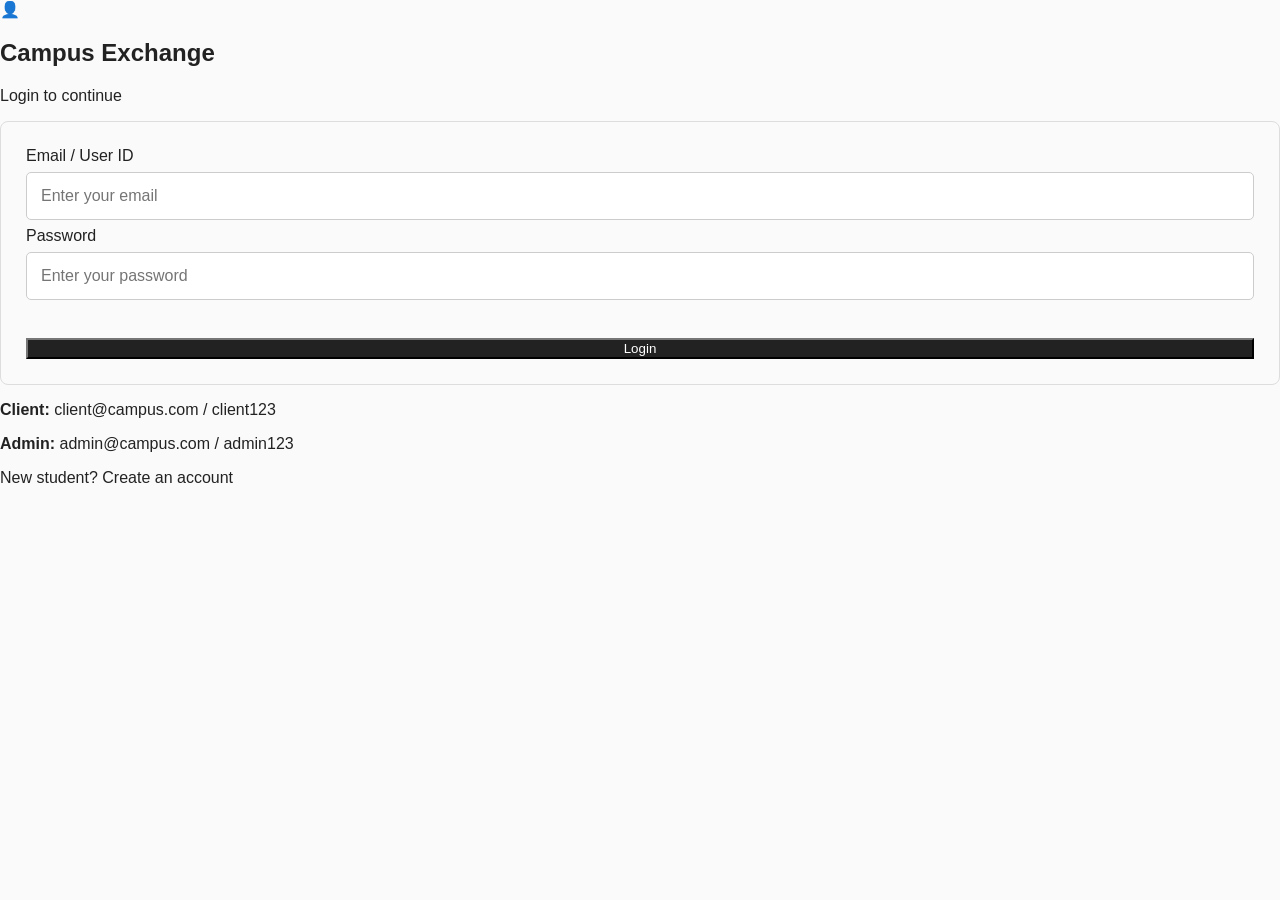
<file: index.html>
<!DOCTYPE html>
<html lang="en">
<head>
  <meta charset="UTF-8">
  <meta name="viewport" content="width=device-width, initial-scale=1.0">
  <title>Campus Exchange</title>
  <meta http-equiv="refresh" content="0; url=login.html">
</head>
<body><p>Opening Campus Exchange login...</p><a href="login.html">Open login page</a></body>
</html>
</file>
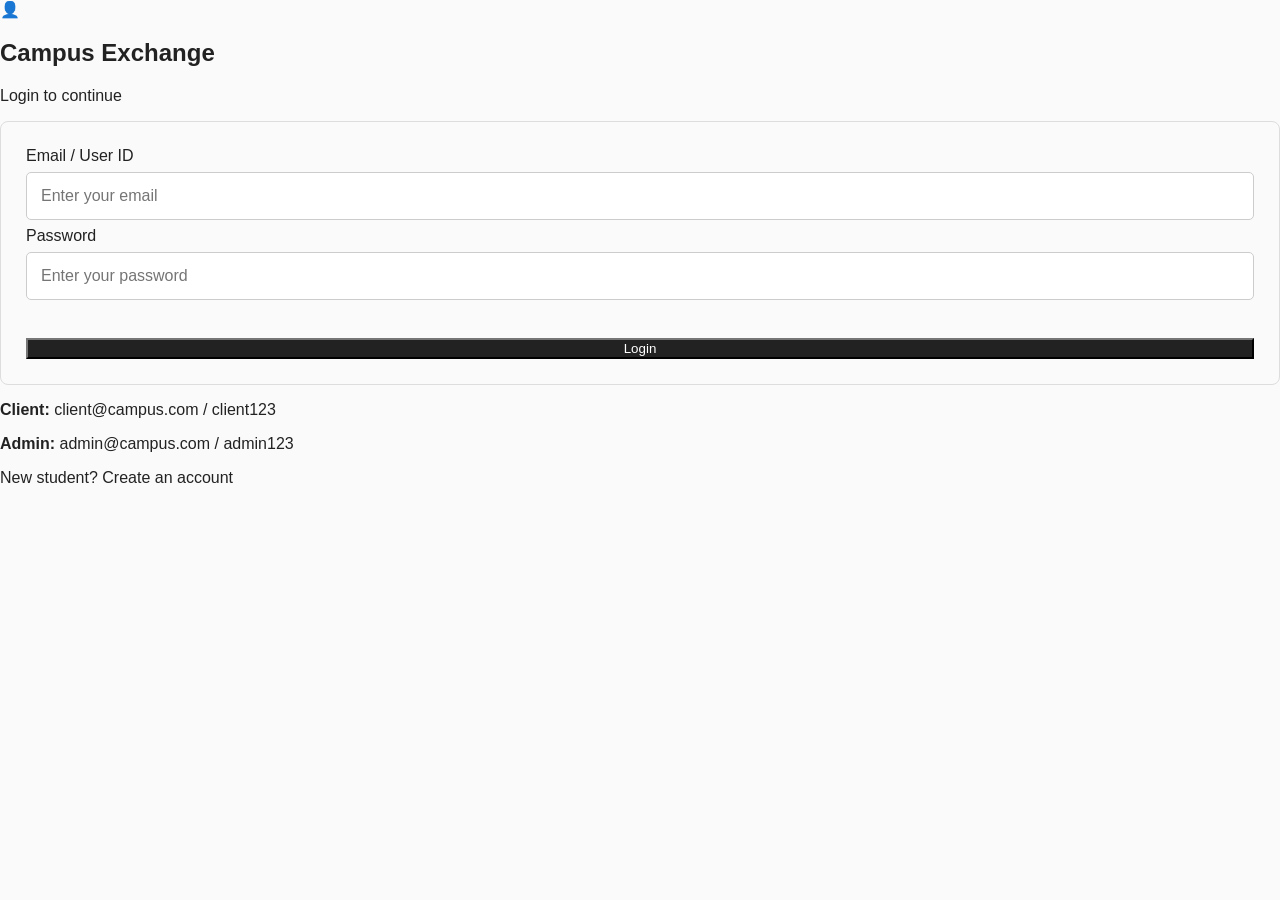
<file: login.html>
<!DOCTYPE html>
<html lang="en">
<head>
  <meta charset="UTF-8">
  <meta name="viewport" content="width=device-width, initial-scale=1.0">
  <title>Campus Exchange - Login</title>
  <link rel="stylesheet" href="Client%20Side%20Web%20pages/client.css">
</head>
<body class="login-page">
  <main class="login-wrapper">
    <section class="login-card">
      <div class="login-logo">👤</div>
      <h1>Campus Exchange</h1>
      <p class="login-subtitle">Login to continue</p>
      <form id="loginForm">
        <label for="email">Email / User ID</label>
        <input id="email" type="text" placeholder="Enter your email" required>
        <label for="password">Password</label>
        <input id="password" type="password" placeholder="Enter your password" required>
        <p id="loginMessage" class="login-message"></p>
        <button class="dark-button full-button" type="submit">Login</button>
      </form>
      <p class="demo-help"><b>Client:</b> client@campus.com / client123</p>
      <p class="demo-help"><b>Admin:</b> admin@campus.com / admin123</p>
      <p>New student? <a href="Client%20Side%20Web%20pages/client.html#signup">Create an account</a></p>
    </section>
  </main>
  <script src="login.js"></script>
</body>
</html>
</file>
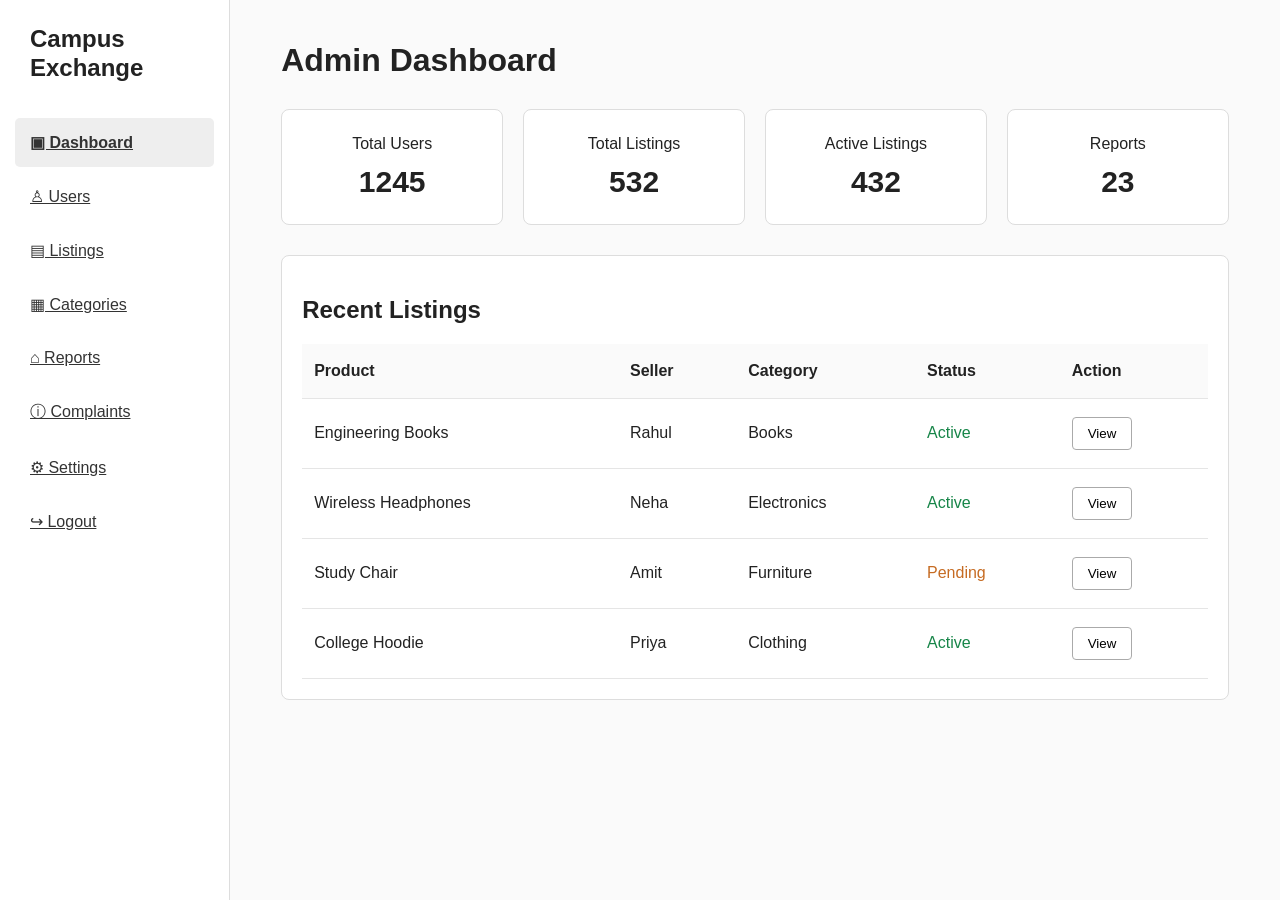
<file: Admin/admin.html>
<!DOCTYPE html>
<html lang="en">
  <head>
    <meta charset="UTF-8">
    <meta name="viewport" content="width=device-width, initial-scale=1.0">
    <title>Campus Exchange - Admin</title>
    <link rel="stylesheet" href="admin.css">
  </head>
  <body>
    <div class="admin-layout">
      <aside>
        <h2>Campus<br>Exchange</h2>
      <a class="active" href="#dashboard">▣ Dashboard</a>
      <a href="#users">♙ Users</a>
      <a href="#listings">▤ Listings</a>
      <a href="#categories">▦ Categories</a>
      <a href="#reports">⌂ Reports</a>
      <a href="#complaints">ⓘ Complaints</a>
      <a href="#settings">⚙ Settings</a>
      <a href="../login.html">↪ Logout</a>
      </aside>
      <main>
        <h1>Admin Dashboard</h1>
        <div class="stats">
          <div>
            <span>Total Users</span>
            <b>1245</b>
          </div>
          <div>
            <span>Total Listings</span>
            <b>532</b>
          </div>
          <div>
            <span>Active Listings</span>
            <b>432</b>
          </div>
          <div>
            <span>Reports</span>
            <b>23</b>
          </div>
        </div>
        <section>
          <h2>Recent Listings</h2>
          <table>
            <thead>
              <tr>
                <th>Product</th>
                <th>Seller</th>
                <th>Category</th>
                <th>Status</th>
                <th>Action</th>
              </tr>
            </thead>
            <tbody>
              <tr>
                <td>Engineering Books</td>
                <td>Rahul</td>
                <td>Books</td>
                <td class="active-text">Active</td>
                <td>
                <button>View</button>
                </td>
              </tr>
              <tr>
                <td>Wireless Headphones</td>
                <td>Neha</td>
                <td>Electronics</td>
                <td class="active-text">Active</td>
                <td>
                <button>View</button>
                </td>
              </tr>
              <tr>
                <td>Study Chair</td>
                <td>Amit</td>
                <td>Furniture</td>
                <td class="pending-text">Pending</td>
                <td>
                <button>View</button>
                </td>
              </tr>
              <tr>
                <td>College Hoodie</td>
                <td>Priya</td>
                <td>Clothing</td>
                <td class="active-text">Active</td>
                <td>
                <button>View</button>
                </td>
              </tr>
            </tbody>
          </table>
        </section>
        <section id="users-panel" class="admin-panel" hidden>
          <h2>Demo Users</h2>
          <table>
            <thead><tr><th>Name</th><th>Email</th><th>Student ID</th><th>Campus</th><th>Status</th></tr></thead>
            <tbody>
              <tr><td>Rahul Sharma</td><td>rahul@college.edu.in</td><td>STU1001</td><td>Main Campus</td><td class="active-text">Active</td></tr>
              <tr><td>Neha Iyer</td><td>neha@college.edu.in</td><td>STU1002</td><td>Main Campus</td><td class="active-text">Active</td></tr>
              <tr><td>Amit Verma</td><td>amit@college.edu.in</td><td>STU1003</td><td>North Campus</td><td class="pending-text">Pending</td></tr>
              <tr><td>Priya Singh</td><td>priya@college.edu.in</td><td>STU1004</td><td>Main Campus</td><td class="active-text">Active</td></tr>
            </tbody>
          </table>
        </section>
      </main>
    </div>
  </body>
  <script src="admin.js"></script>
</html>
</file>
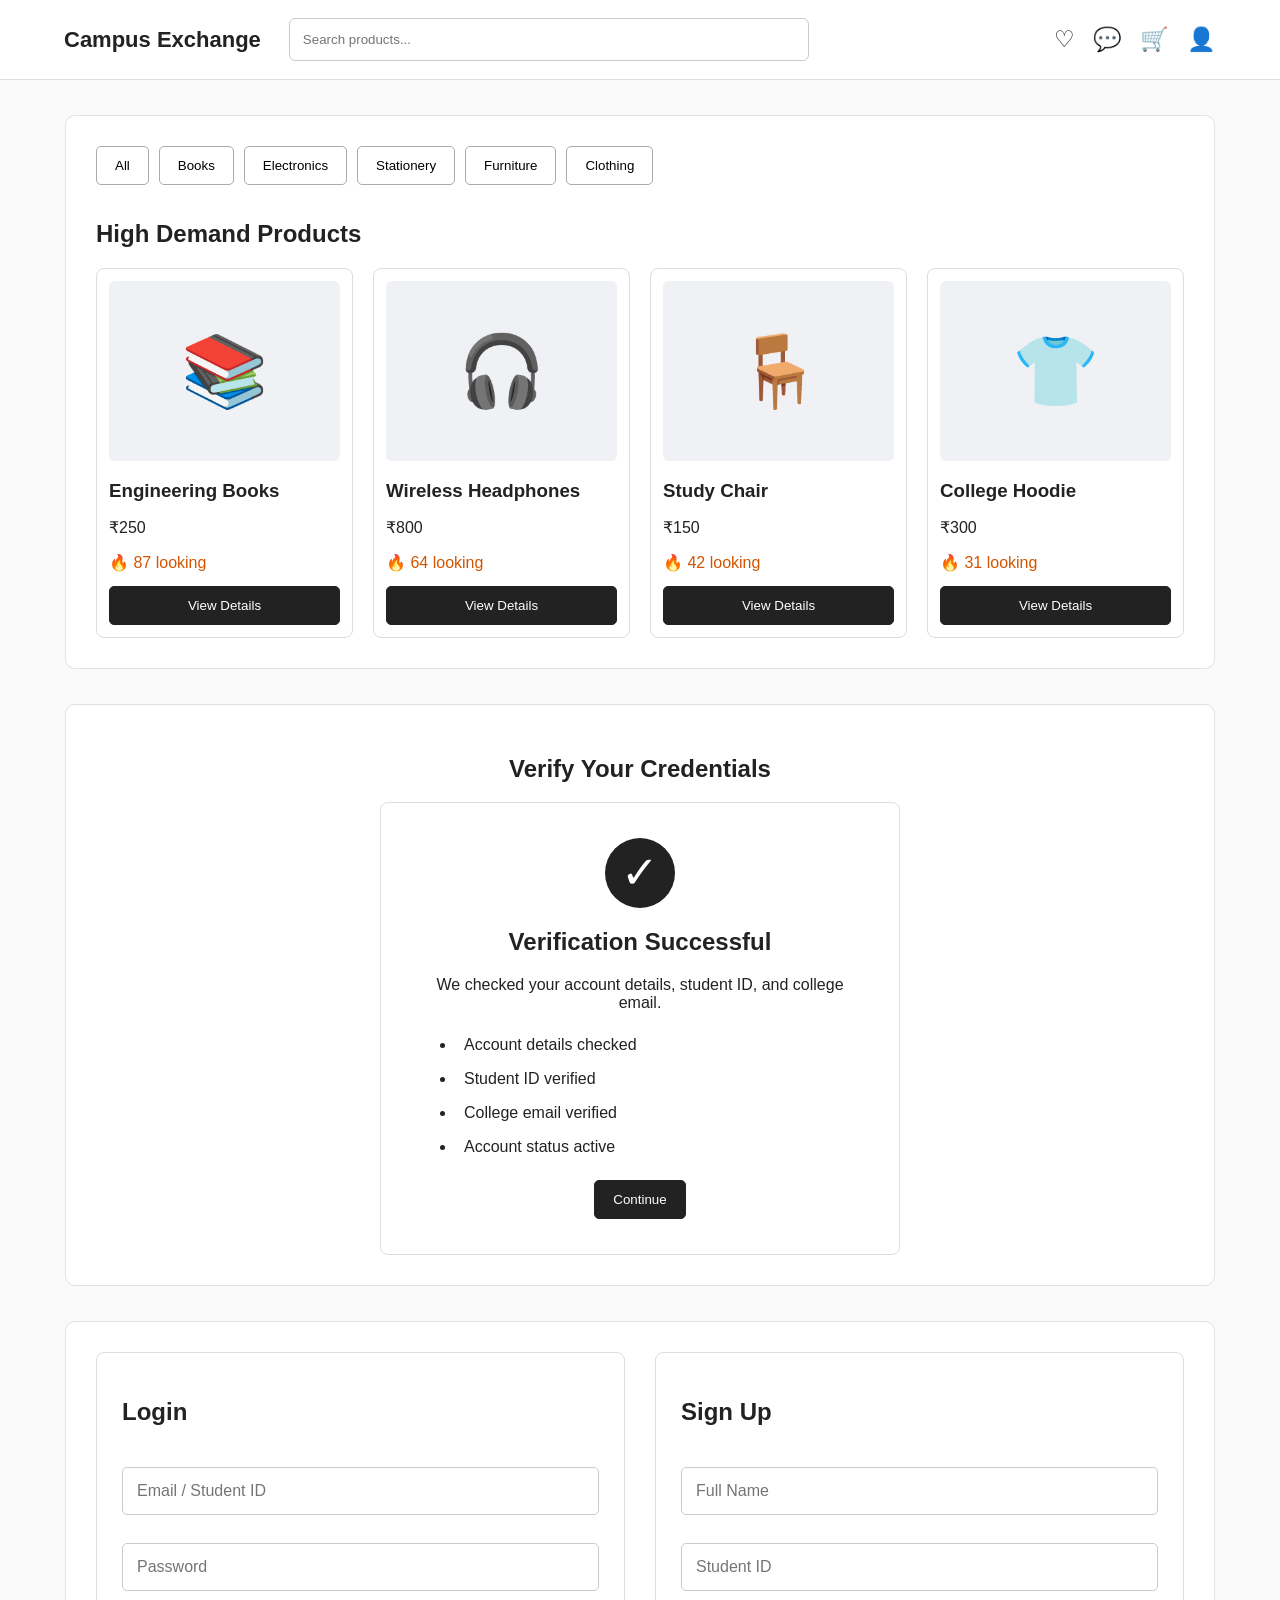
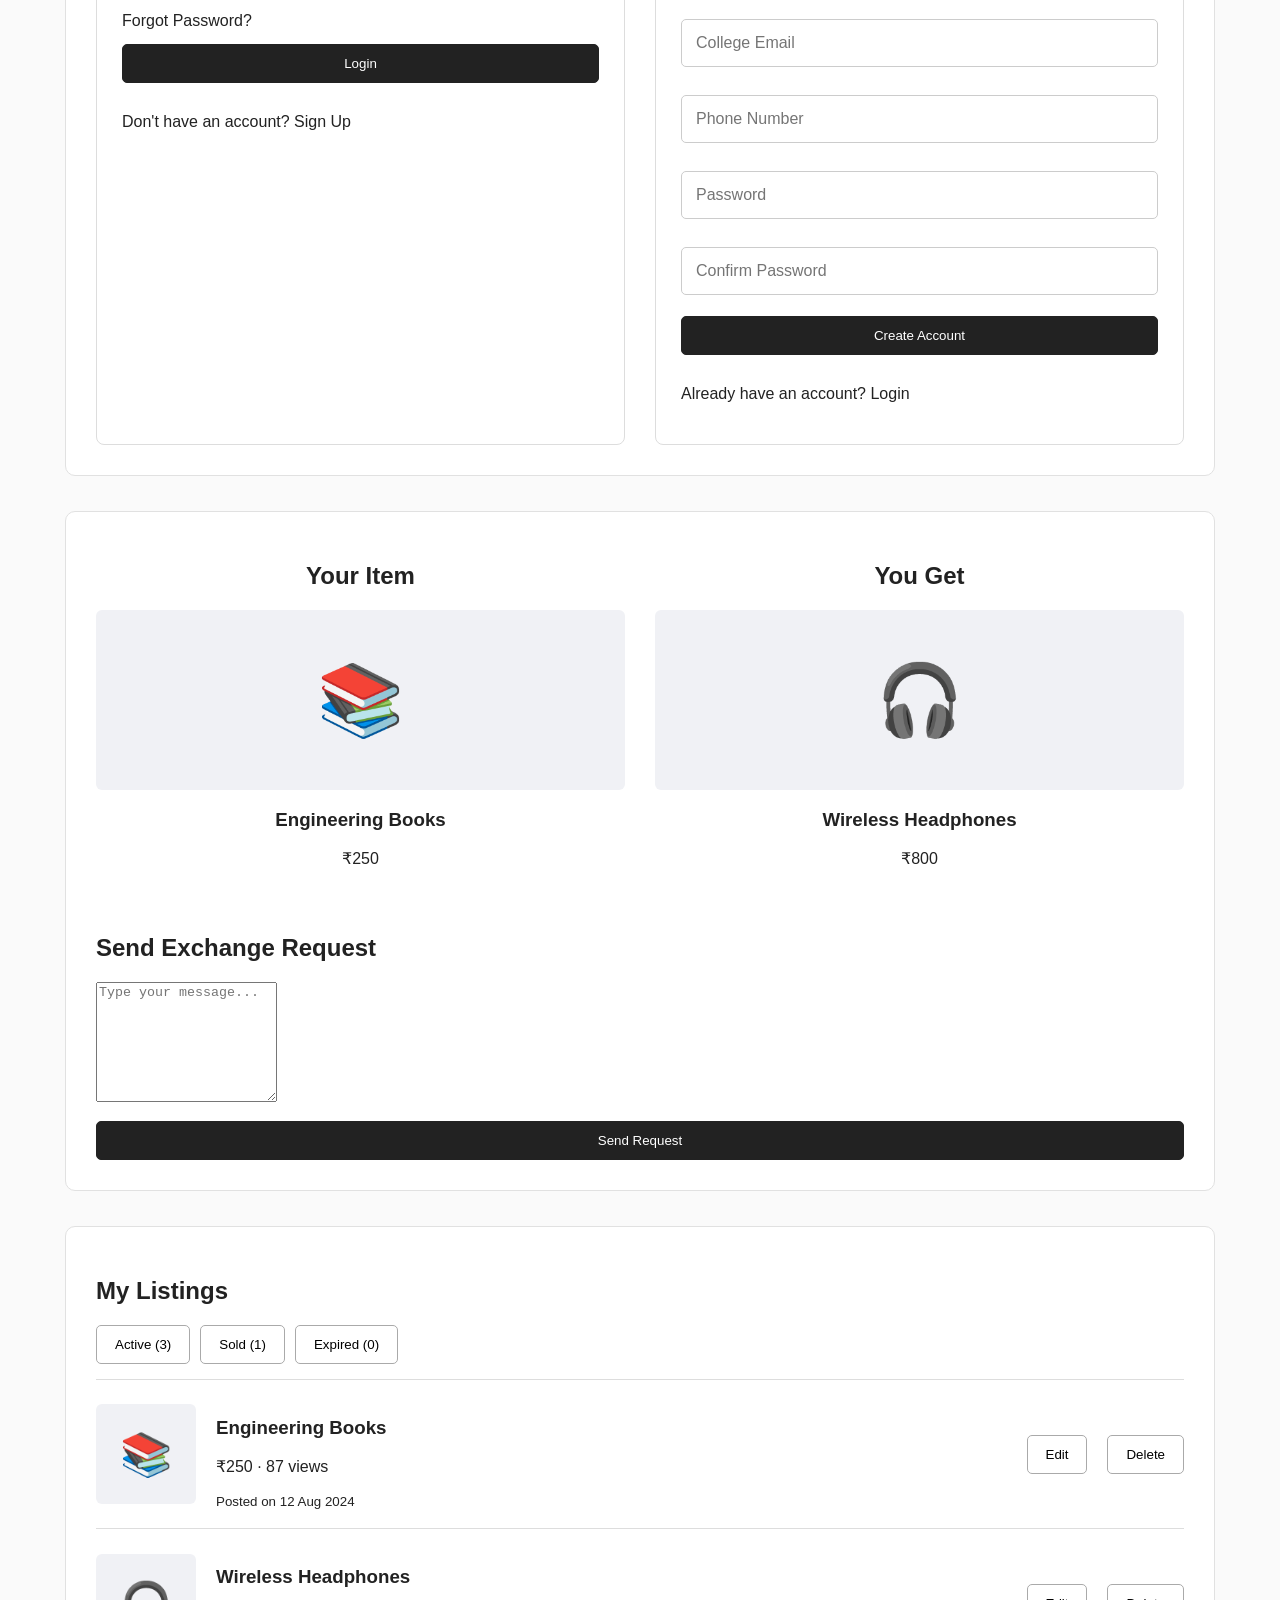
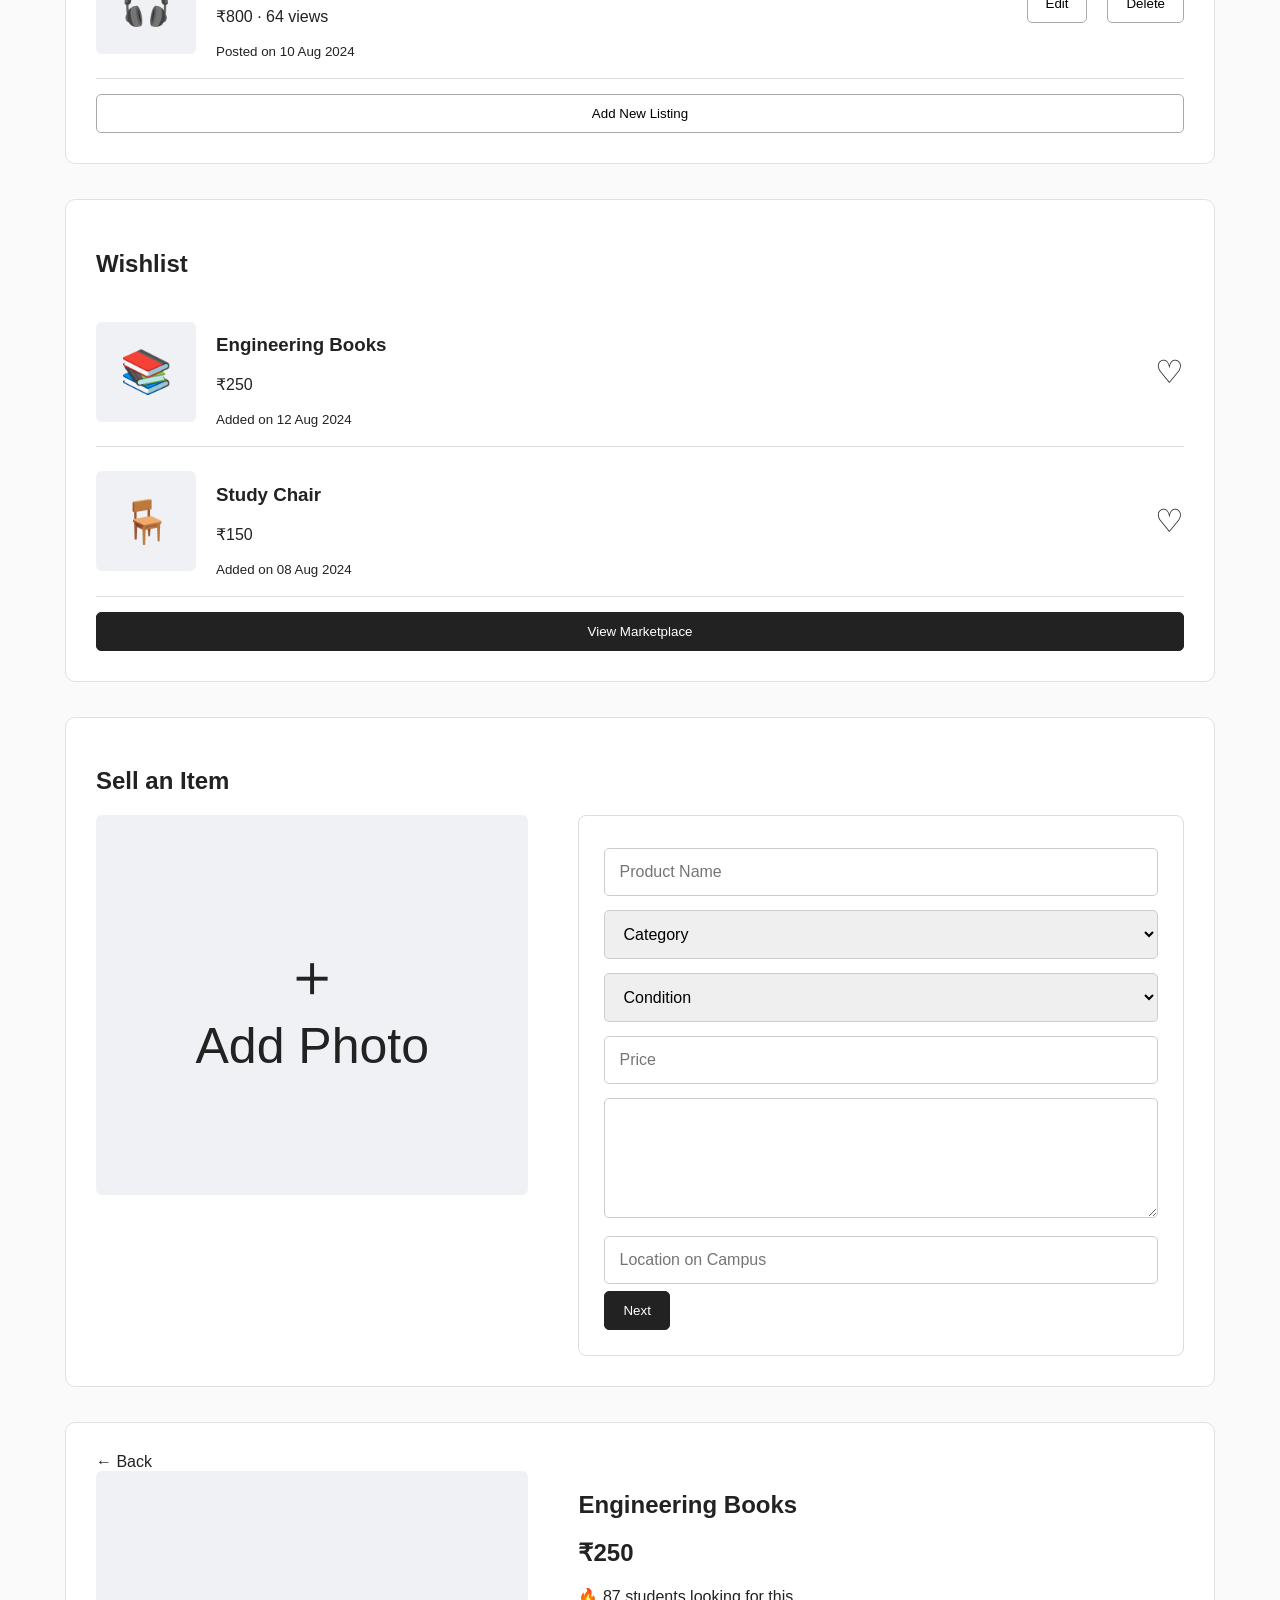
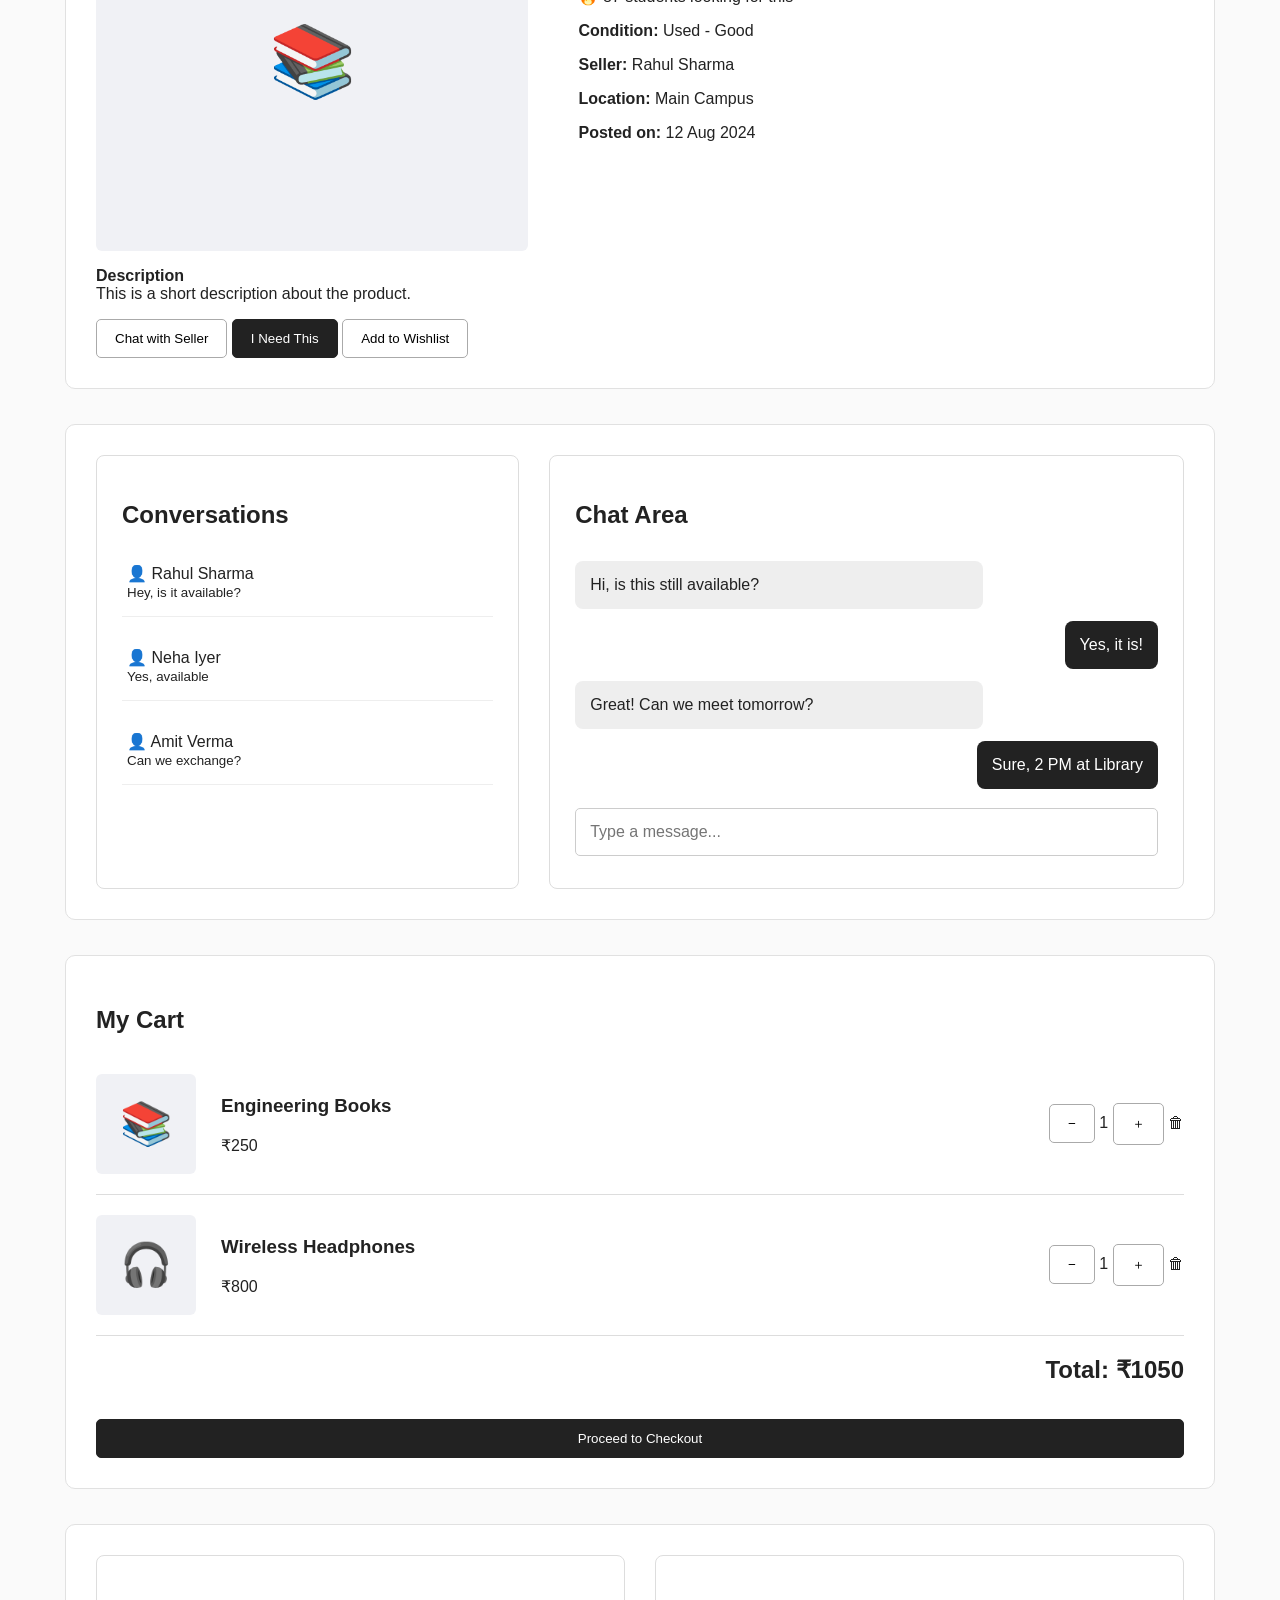
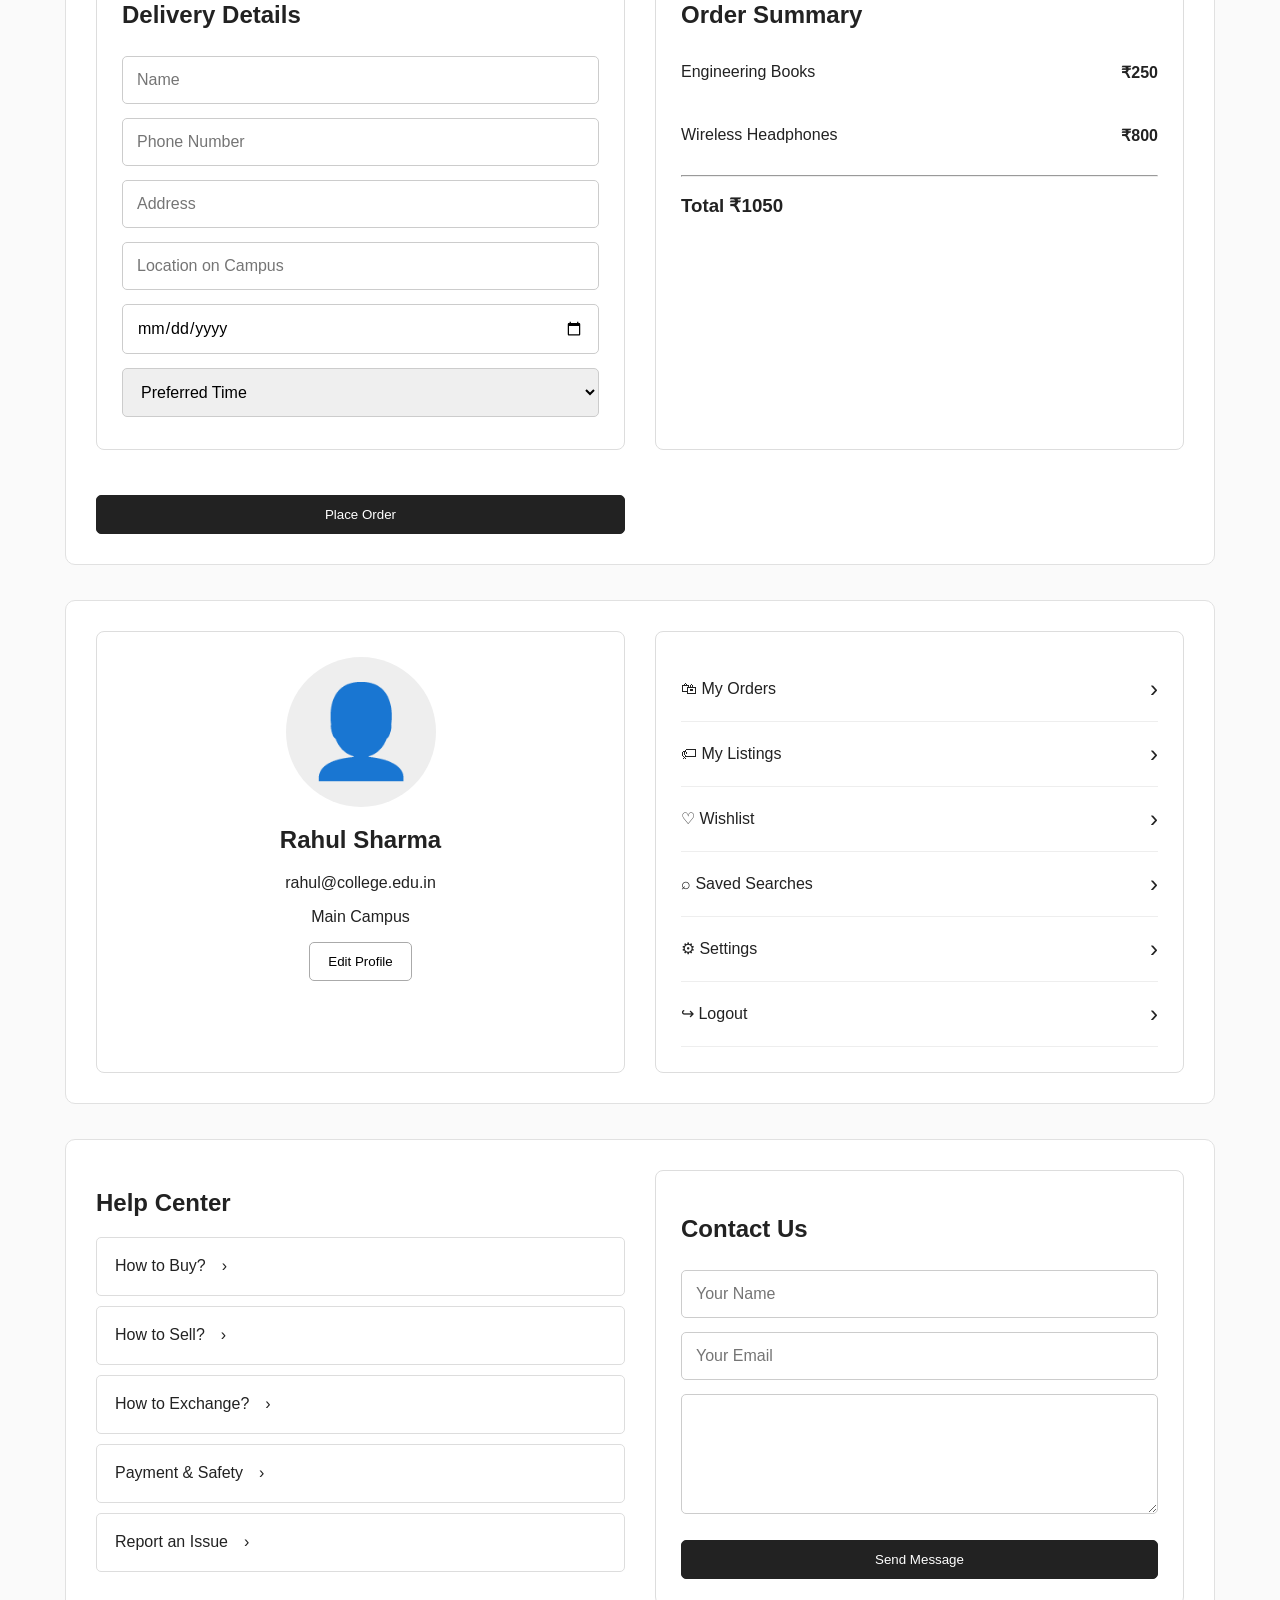
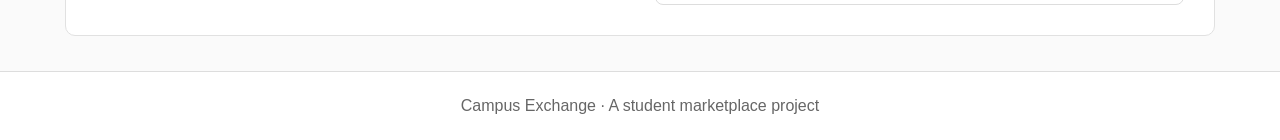
<file: Client Side Web pages/client.html>
<!DOCTYPE html>
<html lang="en">
  <head>
    <meta charset="UTF-8">
    <meta name="viewport" content="width=device-width, initial-scale=1.0">
    <title>Campus Exchange - Client</title>
    <link rel="stylesheet" href="client.css">
  </head>
  <body>
    <header class="topbar">
    <a class="logo" href="#home">Campus Exchange</a>
    <input class="search" type="search" placeholder="Search products...">
    <nav>
      <a href="#wishlist" aria-label="Wishlist">♡</a>
      <a href="#chat" aria-label="Messages">💬</a>
      <a href="#cart" aria-label="Cart">🛒</a>
      <a href="#profile" aria-label="Profile">👤</a>
    </nav>
  </header>
  <main>
    <section id="home" class="page-section">
      <div class="categories">
        <button>All</button>
        <button>Books</button>
        <button>Electronics</button>
        <button>Stationery</button>
        <button>Furniture</button>
        <button>Clothing</button>
      </div>
      <h1>High Demand Products</h1>
      <div class="product-grid">
        <article class="product-card">
          <div class="product-image">📚</div>
          <h3>Engineering Books</h3>
          <p>₹250</p>
          <span>🔥 87 looking</span>
          <button class="dark-button">View Details</button>
        </article>
        <article class="product-card">
          <div class="product-image">🎧</div>
          <h3>Wireless Headphones</h3>
          <p>₹800</p>
          <span>🔥 64 looking</span>
          <button class="dark-button">View Details</button>
        </article>
        <article class="product-card">
          <div class="product-image">🪑</div>
          <h3>Study Chair</h3>
          <p>₹150</p>
          <span>🔥 42 looking</span>
          <button class="dark-button">View Details</button>
        </article>
        <article class="product-card">
          <div class="product-image">👕</div>
          <h3>College Hoodie</h3>
          <p>₹300</p>
          <span>🔥 31 looking</span>
          <button class="dark-button">View Details</button>
        </article>
      </div>
    </section>
    <section id="verify" class="page-section verification">
      <h1>Verify Your Credentials</h1>
      <div class="verify-card">
        <div class="verify-icon">✓</div>
        <h2>Verification Successful</h2>
        <p>We checked your account details, student ID, and college email.</p>
        <ul><li>Account details checked</li><li>Student ID verified</li><li>College email verified</li><li>Account status active</li></ul>
        <button class="dark-button" onclick="location.hash='home'">Continue</button>
      </div>
    </section>
    <section id="login" class="auth-section page-section">
      <div class="auth-card">
        <h2>Login</h2>
        <input placeholder="Email / Student ID">
        <input type="password" placeholder="Password">
        <a href="#">Forgot Password?</a>
        <button class="dark-button">Login</button>
        <p>Don't have an account? <a href="#signup">Sign Up</a>
      </p>
    </div>
    <div id="signup" class="auth-card">
      <h2>Sign Up</h2>
      <input placeholder="Full Name">
      <input placeholder="Student ID">
      <input placeholder="College Email">
      <input placeholder="Phone Number">
      <input type="password" placeholder="Password">
      <input type="password" placeholder="Confirm Password">
      <button class="dark-button">Create Account</button>
      <p>Already have an account? <a href="#login">Login</a>
    </p>
  </div>
</section>
    <section id="exchange" class="page-section exchange two-column">
      <div><h2>Your Item</h2><div class="big-image">📚</div><h3>Engineering Books</h3><p>₹250</p></div>
      <div><h2>You Get</h2><div class="big-image">🎧</div><h3>Wireless Headphones</h3><p>₹800</p></div>
      <div class="exchange-message"><h2>Send Exchange Request</h2><textarea placeholder="Type your message..."></textarea><button class="dark-button full-button">Send Request</button></div>
    </section>
    <section id="listings" class="page-section listings"><h1>My Listings</h1><div class="listing-tabs"><button>Active (3)</button><button>Sold (1)</button><button>Expired (0)</button></div><div class="listing-row"><div class="small-image">📚</div><div><h3>Engineering Books</h3><p>₹250 · 87 views</p><small>Posted on 12 Aug 2024</small></div><button>Edit</button><button>Delete</button></div><div class="listing-row"><div class="small-image">🎧</div><div><h3>Wireless Headphones</h3><p>₹800 · 64 views</p><small>Posted on 10 Aug 2024</small></div><button>Edit</button><button>Delete</button></div><button class="full-button">Add New Listing</button></section>
    <section id="wishlist" class="page-section wishlist"><h1>Wishlist</h1><div class="listing-row"><div class="small-image">📚</div><div><h3>Engineering Books</h3><p>₹250</p><small>Added on 12 Aug 2024</small></div><span class="wishlist-heart">♡</span></div><div class="listing-row"><div class="small-image">🪑</div><div><h3>Study Chair</h3><p>₹150</p><small>Added on 08 Aug 2024</small></div><span class="wishlist-heart">♡</span></div><button class="dark-button full-button" onclick="location.hash='home'">View Marketplace</button></section>
<section id="sell" class="form-section page-section">
  <h1>Sell an Item</h1>
  <div class="form-layout">
    <div class="upload-box">＋<br>
      <small>Add Photo</small>
    </div>
    <form>
      <input placeholder="Product Name">
      <select>
      <option>Category</option>
      <option>Books</option>
      <option>Electronics</option>
      </select>
      <select>
      <option>Condition</option>
      <option>New</option>
      <option>Used - Good</option>
      </select>
      <input type="number" placeholder="Price">
      <textarea placeholder="Description">
      </textarea>
      <input placeholder="Location on Campus">
      <button class="dark-button">Next</button>
    </form>
  </div>
</section>
<section id="product" class="details page-section">
  <a href="#home">← Back</a>
  <div class="details-layout">
    <div class="big-image">📚</div>
    <div>
      <h1>Engineering Books</h1>
      <h2>₹250</h2>
      <p>🔥 87 students looking for this</p>
      <p>
        <b>Condition:</b> Used - Good</p>
        <p>
          <b>Seller:</b> Rahul Sharma</p>
          <p>
            <b>Location:</b> Main Campus</p>
            <p>
              <b>Posted on:</b> 12 Aug 2024</p>
            </div>
          </div>
          <p>
            <b>Description</b>
            <br>This is a short description about the product.</p>
            <button>Chat with Seller</button>
            <button class="dark-button">I Need This</button>
            <button>Add to Wishlist</button>
          </section>
          <section id="chat" class="chat page-section">
            <div class="conversation">
              <h2>Conversations</h2>
              <p>👤 Rahul Sharma<br>
                <small>Hey, is it available?</small>
              </p>
              <p>👤 Neha Iyer<br>
                <small>Yes, available</small>
              </p>
              <p>👤 Amit Verma<br>
                <small>Can we exchange?</small>
              </p>
            </div>
            <div class="chat-area">
              <h2>Chat Area</h2>
              <p class="received">Hi, is this still available?</p>
              <p class="sent">Yes, it is!</p>
              <p class="received">Great! Can we meet tomorrow?</p>
              <p class="sent">Sure, 2 PM at Library</p>
              <input placeholder="Type a message...">
            </div>
          </section>
          <section id="cart" class="page-section">
            <h1>My Cart</h1>
            <div class="cart-row">
              <div class="small-image">📚</div>
              <div>
                <h3>Engineering Books</h3>
                <p>₹250</p>
              </div>
              <div>
                <button>−</button> 1 <button>＋</button> 🗑</div>
              </div>
              <div class="cart-row">
                <div class="small-image">🎧</div>
                <div>
                  <h3>Wireless Headphones</h3>
                  <p>₹800</p>
                </div>
                <div>
                  <button>−</button> 1 <button>＋</button> 🗑</div>
                </div>
                <h2 class="total">Total: ₹1050</h2>
                <button class="dark-button full-button">Proceed to Checkout</button>
              </section>
              <section id="checkout" class="page-section two-column">
                <form>
                  <h2>Delivery Details</h2>
                  <input placeholder="Name">
                  <input placeholder="Phone Number">
                  <input placeholder="Address">
                  <input placeholder="Location on Campus">
                  <input type="date">
                  <select>
                  <option>Preferred Time</option>
                  <option>10 AM - 12 PM</option>
                  </select>
                </form>
                <div class="summary">
                  <h2>Order Summary</h2>
                  <p>Engineering Books <b>₹250</b>
                </p>
                <p>Wireless Headphones <b>₹800</b>
              </p>
              <hr>
              <h3>Total <b>₹1050</b>
            </h3>
          </div>
          <button class="dark-button full-button">Place Order</button>
        </section>
        <section id="profile" class="page-section profile">
          <div class="profile-card">
            <div class="avatar">👤</div>
            <h2>Rahul Sharma</h2>
            <p>rahul@college.edu.in</p>
            <p>Main Campus</p>
            <button>Edit Profile</button>
          </div>
          <div class="menu-card">
            <a class="menu-link" href="#checkout">🛍 My Orders <span>›</span></a>
            <a class="menu-link" href="#listings">🏷 My Listings <span>›</span></a>
            <a class="menu-link" href="#wishlist">♡ Wishlist <span>›</span></a>
            <a class="menu-link action-link" href="#">⌕ Saved Searches <span>›</span></a>
            <a class="menu-link action-link" href="#">⚙ Settings <span>›</span></a>
            <a class="menu-link" href="../login.html">↪ Logout <span>›</span></a>
          </div>
        </section>
        <section id="help" class="page-section two-column">
          <div>
            <h2>Help Center</h2>
            <p class="help-item">How to Buy?　›</p>
            <p class="help-item">How to Sell?　›</p>
            <p class="help-item">How to Exchange?　›</p>
            <p class="help-item">Payment & Safety　›</p>
            <p class="help-item">Report an Issue　›</p>
          </div>
          <form>
            <h2>Contact Us</h2>
            <input placeholder="Your Name">
            <input placeholder="Your Email">
            <textarea placeholder="Message">
            </textarea>
            <button class="dark-button full-button">Send Message</button>
          </form>
        </section>
      </main>
  <footer class="site-footer">Campus Exchange · A student marketplace project</footer>
  <script src="client.js"></script>
    </body>
  </html>
</file>
<file: Admin/admin.css>
* {
  box-sizing:border-box
}
body {
  margin:0;
  font-family:Arial,sans-serif;
  color:#222;
  background:#fafafa
}
.admin-layout {
  display:flex;
  min-height:100vh
}
aside {
  width:230px;
  background:#fff;
  border-right:1px solid #ddd;
  padding:25px 15px
}
aside h2 {
  margin:0 15px 35px;
  line-height:1.2
}
aside a {
  display:block;
  padding:15px;
  margin:5px 0;
  color:#333;
  border-radius:5px
}
aside a.active,aside a:hover {
  background:#eee;
  font-weight:bold
}
main {
  flex:1;
  padding:42px 4%;
  overflow:auto
}
h1 {
  margin-top:0
}
.stats {
  display:grid;
  grid-template-columns:repeat(4,1fr);
  gap:20px;
  margin:30px 0
}
.stats div,section {
  background:#fff;
  border:1px solid #ddd;
  border-radius:8px
}
.stats div {
  padding:25px;
  text-align:center
}
.stats span,.stats b {
  display:block
}
.stats b {
  font-size:30px;
  margin-top:12px
}
section {
  padding:20px
}
table {
  width:100%;
  border-collapse:collapse
}
th,td {
  text-align:left;
  padding:18px 12px;
  border-bottom:1px solid #e5e5e5
}
th {
  background:#fafafa
}
.active-text {
  color:#168548
}
.pending-text {
  color:#c66b22
}
button {
  background:#fff;
  border:1px solid #aaa;
  border-radius:4px;
  padding:8px 15px;
  cursor:pointer
}
@media(max-width:800px) {
  aside {
    width:170px
  }
  .stats {
    grid-template-columns:repeat(2,1fr)
  }
  th,td {
    padding:10px 5px;
    font-size:13px
  }
}
</file>
<file: Client Side Web pages/client.css>
* {
  box-sizing:border-box
}
.site-footer{padding:25px;text-align:center;color:#666;background:#fff;border-top:1px solid #ddd}.categories .selected{background:#222;color:#fff}
.verification{text-align:center}.verify-card{max-width:520px;margin:auto;padding:35px;border:1px solid #ddd;border-radius:8px}.verify-icon{margin:auto;width:70px;height:70px;border-radius:50%;background:#222;color:#fff;font-size:45px;line-height:70px}.verify-card li{text-align:left;padding:8px}.listing-tabs{display:flex;gap:10px;border-bottom:1px solid #ddd;padding-bottom:15px}.listing-row{display:flex;align-items:center;gap:20px;padding:18px 0;border-bottom:1px solid #ddd}.listing-row>div:nth-child(2){flex:1}.wishlist-heart{font-size:32px}.exchange{text-align:center}.exchange-message{grid-column:1/-1;text-align:left}
.menu-link{display:flex;justify-content:space-between;align-items:center;padding:18px 0;border-bottom:1px solid #eee;color:#222}.menu-link:hover{background:#fafafa}.menu-link span{font-size:24px}
body {
  margin:0;
  font-family:Arial,sans-serif;
  color:#222;
  background:#fafafa
}
a {
  color:#222;
  text-decoration:none
}
.topbar {
  position:sticky;
  top:0;
  z-index:2;
  display:flex;
  align-items:center;
  gap:28px;
  padding:18px 5%;
  background:#fff;
  border-bottom:1px solid #ddd
}
.logo {
  font-size:22px;
  font-weight:bold;
  white-space:nowrap
}
.search {
  flex:1;
  max-width:520px;
  padding:13px;
  border:1px solid #ccc;
  border-radius:6px
}
.topbar nav {
  display:flex;
  gap:18px;
  font-size:23px;
  margin-left:auto
}
.page-section {
  max-width:1150px;
  margin:35px auto;
  padding:30px;
  background:#fff;
  border:1px solid #e1e1e1;
  border-radius:10px
}
.categories {
  display:flex;
  gap:10px;
  flex-wrap:wrap;
  margin-bottom:35px
}
.categories button,.page-section button {
  padding:11px 18px;
  background:#fff;
  border:1px solid #aaa;
  border-radius:5px;
  cursor:pointer
}
.product-grid {
  display:grid;
  grid-template-columns:repeat(4,1fr);
  gap:20px
}
.product-card {
  border:1px solid #ddd;
  border-radius:8px;
  padding:12px
}
.product-image,.big-image,.small-image,.upload-box {
  display:flex;
  justify-content:center;
  align-items:center;
  background:#f0f1f5;
  border-radius:6px;
  font-size:70px;
  min-height:180px
}
.product-card h3 {
  margin-bottom:6px
}
.product-card span {
  color:#d35400
}
.dark-button {
  background:#222!important;
  color:#fff;
  border-color:#222!important
}
.product-card .dark-button {
  width:100%;
  margin-top:14px
}
.auth-section,.two-column,.profile,.chat {
  display:grid;
  grid-template-columns:1fr 1fr;
  gap:30px
}
.auth-card,.summary,.profile-card,.menu-card,.conversation,.chat-area,form {
  padding:25px;
  border:1px solid #ddd;
  border-radius:8px
}
.auth-card {
  display:flex;
  flex-direction:column;
  gap:14px
}
.auth-card input,form input,form select,form textarea,.chat-area input {
  width:100%;
  padding:14px;
  margin:7px 0;
  border:1px solid #ccc;
  border-radius:5px;
  font:inherit
}
textarea {
  min-height:120px;
  resize:vertical
}
.form-layout,.details-layout {
  display:grid;
  grid-template-columns:1fr 1.4fr;
  gap:50px
}
.upload-box {
  height:380px;
  flex-direction:column;
  font-size:60px
}
.details-layout .big-image {
  height:380px
}
.chat {
  grid-template-columns:1fr 1.5fr
}
.conversation p {
  padding:15px 5px;
  border-bottom:1px solid #eee
}
.chat-area {
  display:flex;
  flex-direction:column;
  gap:12px
}
.chat-area p {
  padding:15px;
  border-radius:8px;
  max-width:70%;
  margin:0
}
.received {
  background:#eee
}
.sent {
  background:#222;
  color:#fff;
  align-self:flex-end
}
.cart-row {
  display:flex;
  align-items:center;
  gap:25px;
  padding:20px 0;
  border-bottom:1px solid #ddd
}
.small-image {
  width:100px;
  min-height:100px;
  font-size:42px
}
.cart-row>div:nth-child(2) {
  flex:1
}
.total {
  text-align:right
}
.full-button {
  width:100%;
  margin-top:15px
}
.summary p {
  display:flex;
  justify-content:space-between;
  padding:14px 0
}
.profile-card {
  text-align:center
}
.avatar {
  font-size:90px;
  background:#eee;
  border-radius:50%;
  width:150px;
  height:150px;
  display:flex;
  align-items:center;
  justify-content:center;
  margin:auto
}
.menu-card p,.help-item {
  padding:18px;
  margin:0;
  border-bottom:1px solid #eee
}
.help-item {
  border:1px solid #ddd;
  margin:10px 0;
  border-radius:5px
}
@media(max-width:800px) {
  .product-grid,.auth-section,.two-column,.profile,.chat,.form-layout,.details-layout {
    grid-template-columns:1fr
  }
  .topbar {
    flex-wrap:wrap
  }
  .search {
    order:3;
    flex-basis:100%
  }
}
</file>
